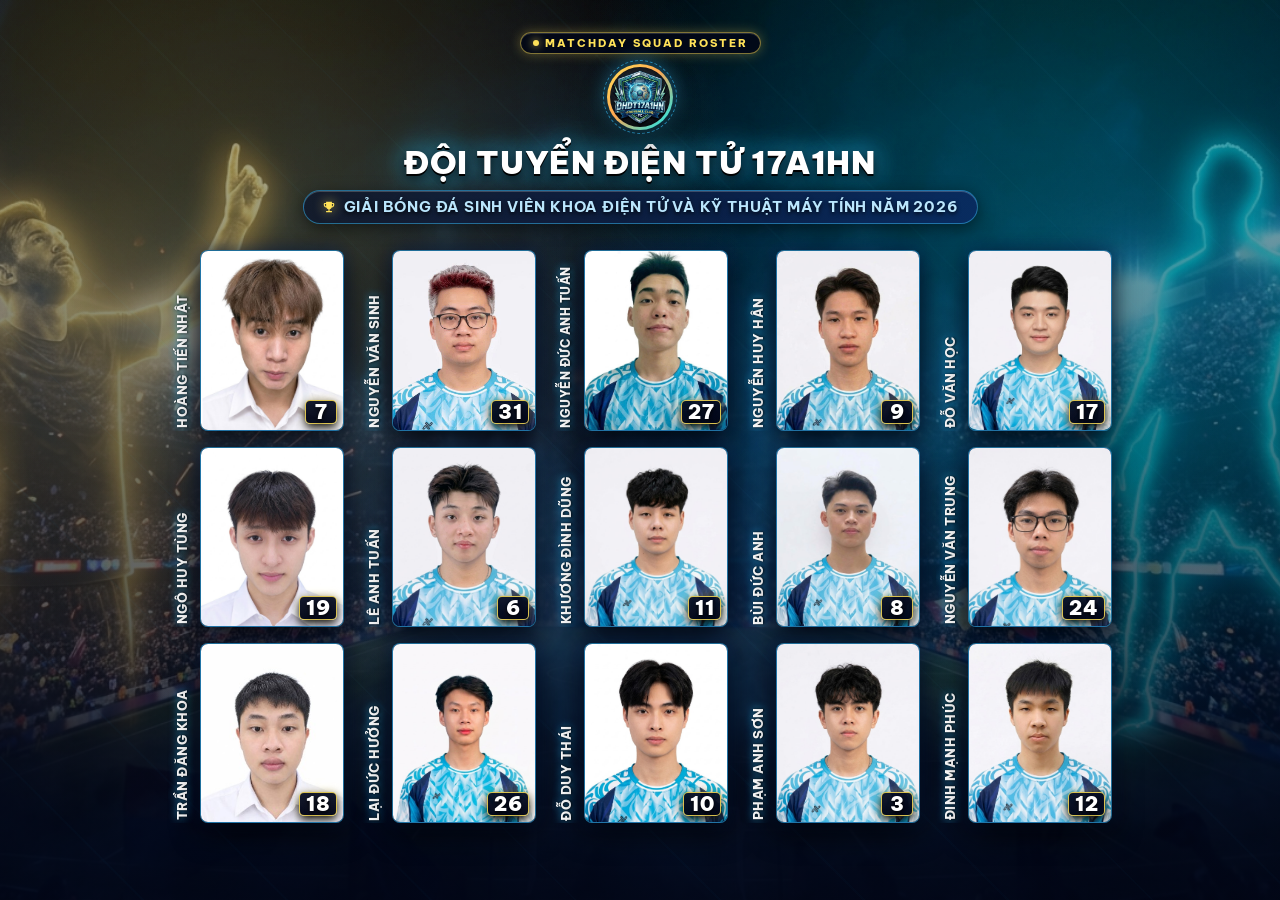
<file: index.html>
<!DOCTYPE html>
<html lang="vi">
<head>
  <meta charset="UTF-8">
  <meta name="viewport" content="width=device-width, initial-scale=1.0">
  <meta name="description" content="Danh sách Đội tuyển Điện tử 17A1HN - Giới thiệu thành viên, ban huấn luyện và cầu thủ thi đấu năm 2026.">
  <meta name="theme-color" content="#0A3CC0">
  
  <title>Danh sách Đội tuyển Điện tử 17A1HN</title>

  <!-- Google Fonts: Be Vietnam Pro (Hỗ trợ chuẩn tiếng Việt) -->
  <link rel="preconnect" href="https://fonts.googleapis.com">
  <link rel="preconnect" href="https://fonts.gstatic.com" crossorigin>
  <link href="https://fonts.googleapis.com/css2?family=Be+Vietnam+Pro:wght@400;500;600;700;800;900&display=swap" rel="stylesheet">

  <!-- File CSS tùy biến chính của poster -->
  <link rel="stylesheet" href="css/style.css?v=20261017_06">
</head>
<body>

  <!-- Khung nội dung poster chính (giới hạn ~980px, căn giữa) -->
  <div class="poster-container">
    
    <!-- 1. ĐẦU TRANG: Logo tròn nhỏ + Tiêu đề + Phụ đề giải đấu -->
    <header class="poster-header" id="poster-header">
      <noscript>
        <!-- Fallback cho trình duyệt tắt JavaScript -->
        <h1 class="poster-title">Đội tuyển Điện tử 17A1HN</h1>
        <p class="poster-subtitle">Giải Bóng Đá Sinh Viên Khoa Điện Tử Và Kỹ Thuật Máy Tính Năm 2026</p>
      </noscript>
    </header>

    <!-- 2. THÂN TRANG: Lưới 5 cột hiển thị logo đội + ban huấn luyện + cầu thủ -->
    <main class="poster-main">
      <ul class="team-grid" id="team-grid" aria-label="Danh sách ban huấn luyện và cầu thủ">
        <!-- Nội dung các thẻ ảnh sẽ được render tự động từ js/players.js -->
      </ul>

      <!-- 3. HÀNG THÔNG TIN SỰ KIỆN: Thời gian bên trái - Địa điểm bên phải -->
      <section class="event-info reveal-item" id="event-info" aria-label="Thông tin thời gian và địa điểm thi đấu">
        <!-- Render tự động bởi JS -->
      </section>
    </main>

  </div>

  <!-- 4. CHÂN TRANG: Dải trắng toàn chiều rộng chứa logo các nhà tài trợ -->
  <footer class="sponsors-footer" id="sponsors-footer" aria-label="Nhà tài trợ và đơn vị đồng hành">
    <div class="sponsors-inner">
      <!-- Logo nhà tài trợ render tự động bởi JS -->
    </div>
  </footer>

  <!-- Dữ liệu đội tuyển và cầu thủ (dạng biến JS, chạy tốt khi mở file://) -->
  <script src="js/players.js?v=20261017_03"></script>

  <!-- Script render giao diện và xử lý hiệu ứng -->
  <script src="js/main.js?v=20261017_03"></script>
</body>
</html>
</file>
<file: css/style.css>
/**
 * ==============================================================================
 * STYLE CHO POSTER ĐỘI BÓNG ĐÁ ĐIỆN TỬ 17A1HN
 * ==============================================================================
 * Phiên bản: Giao diện Thể thao Bóng đá Đỉnh cao (Pro Matchday Champions Edition)
 * - Nền SVĐ bóng đá đêm rực sáng dàn đèn pha 4 góc (Stadium Floodlights) & sương đêm
 * - Các vệt chém thể thao sắc nét, vạch sân bóng mờ ảo
 * - Lưới 5 CỘT X 3 HÀNG CHUẨN XÁC 100% TRÊN MỌI THIẾT BỊ (Desktop, Tablet, Mobile)
 * - Thẻ cầu thủ phong cách EA SPORTS FC / Champions League với ánh kim Holographic
 * - Badge số áo mạ viền vàng kim sắc sảo, nổi bật tuyệt đối
 * - Tên xoay dọc góc cạnh nam tính, tự động auto-fit vừa khít ảnh
 * - Dải nhà tài trợ đáy trang trọng, sắc sảo
 * ==============================================================================
 */

/* -------------------------------------------------------------------------- */
/* 1. BIẾN TOÀN CỤC (CSS VARIABLES)                                           */
/* -------------------------------------------------------------------------- */
:root {
  /* Bảng màu SVĐ bóng đá ban đêm (Football Stadium Colors) */
  --stadium-dark: #020716;          /* Nền bóng đêm sâu thẳm */
  --stadium-blue-deep: #05153B;     /* Xanh navy khán đài đêm */
  --stadium-blue-mid: #0B2564;      /* Xanh thể thao trung tâm */
  --stadium-cyan: #38BDF8;          /* Xanh cyan đèn pha rực sáng */
  --stadium-cyan-bright: #00F0FF;   /* Cyan laser rực rỡ */
  --stadium-cyan-glow: #0284C7;     /* Ánh sáng hào quang sân cỏ */
  --stadium-gold: #FFE259;          /* Vàng kim cúp vô địch */
  --stadium-gold-glow: rgba(255, 226, 89, 0.55);

  --text-primary: #FFFFFF;          /* Chữ chính: Trắng tuyết */
  --text-secondary: #BAE6FD;        /* Chữ phụ: Xanh băng tuyết */
  --text-muted: rgba(186, 230, 253, 0.7); /* Chữ chú thích */

  --logo-box-bg: #FFFFFF;           /* Nền ô logo đội */
  --footer-bg: #FFFFFF;             /* Nền dải nhà tài trợ ở đáy */
  --footer-text: #0F172A;           /* Màu chữ chân trang */

  /* Hiệu ứng viền & bóng đổ thể thao chuyên nghiệp (Pro Sports FX) */
  --card-border: rgba(56, 189, 248, 0.55);
  --card-border-hover: #00F0FF;
  --card-shadow: 0 10px 28px rgba(0, 0, 0, 0.75), 0 0 16px rgba(11, 37, 100, 0.5);
  --card-glow-hover: 0 16px 36px rgba(0, 0, 0, 0.85), 0 0 28px rgba(0, 240, 255, 0.85);

  /* Font chữ & kích thước */
  --font-family: 'Be Vietnam Pro', -apple-system, BlinkMacSystemFont, 'Segoe UI', Roboto, sans-serif;
  --font-size-title: clamp(20px, 3.2vw, 32px);
  --font-size-subtitle: clamp(12px, 1.6vw, 15px);
  --font-size-name: 12.5px;
  --font-size-number: clamp(16px, 2vw, 20px);
  --font-size-event: 14px;
  --font-size-role: 11px;

  /* Bố cục & khoảng cách */
  --container-max-width: 980px;     /* Chiều rộng tối đa poster */
  --grid-gap: 16px;                 /* Khoảng cách giữa các ô desktop */
  --card-radius: 8px;               /* Bo góc thẻ thể thao */
  --name-col-width: 18%;            /* Bề rộng cột tên */
}

/* -------------------------------------------------------------------------- */
/* 2. NỀN SÂN VẬN ĐỘNG BÓNG ĐÁ ĐỈNH CAO (STADIUM MATCHDAY BACKGROUND)         */
/* -------------------------------------------------------------------------- */
*, *::before, *::after {
  box-sizing: border-box;
  margin: 0;
  padding: 0;
}

html {
  font-family: var(--font-family);
  background-color: var(--stadium-dark);
  scroll-behavior: smooth;
  -webkit-font-smoothing: antialiased;
  -moz-osx-font-smoothing: grayscale;
}

body {
  min-height: 100vh;
  display: flex;
  flex-direction: column;
  color: var(--text-primary);
  overflow-x: hidden;
  position: relative;
  
  /* Nền SVĐ Huyền Thoại Bóng Đá: Messi & Ronaldo đứng 2 bên cánh, tôn vinh đội hình ở giữa */
  background-color: var(--stadium-dark);
  background-image: 
    /* Lớp phủ gradient thể thao bảo đảm chữ & thẻ cầu thủ luôn tương phản nổi bật */
    linear-gradient(180deg, rgba(2, 7, 22, 0.3) 0%, rgba(3, 11, 35, 0.5) 35%, rgba(2, 6, 23, 0.82) 100%),
    /* Ánh đèn laser vàng kim & xanh cyan rọi từ 2 phía */
    radial-gradient(circle at 10% 25%, rgba(255, 226, 89, 0.22) 0%, transparent 45%),
    radial-gradient(circle at 90% 25%, rgba(0, 240, 255, 0.25) 0%, transparent 45%),
    /* Ảnh SVĐ Huyền thoại bóng đá bố cục 2 cánh chuẩn xác */
    url('../assets/stadium-legends-flank.jpg');
  background-repeat: no-repeat;
  background-position: center top;
  background-size: cover;
  background-attachment: fixed;
}

/* Lớp vệt chém thể thao & ánh sáng hào quang chuyển động */
body::before {
  content: "";
  position: fixed;
  top: 0;
  left: 0;
  width: 100%;
  height: 100%;
  background: 
    radial-gradient(circle at 20% 25%, rgba(255, 226, 89, 0.12) 0%, transparent 40%),
    radial-gradient(circle at 80% 25%, rgba(0, 240, 255, 0.16) 0%, transparent 40%),
    repeating-linear-gradient(45deg, transparent, transparent 100px, rgba(56, 189, 248, 0.02) 100px, rgba(56, 189, 248, 0.02) 102px);
  pointer-events: none;
  z-index: 1;
}

/* Khung poster chính */
.poster-container {
  width: 100%;
  max-width: var(--container-max-width);
  margin: 0 auto;
  padding: 32px 18px 24px;
  flex: 1 0 auto;
  display: flex;
  flex-direction: column;
  position: relative;
  z-index: 2;
}

/* -------------------------------------------------------------------------- */
/* 3. ĐẦU TRANG: TIÊU ĐỀ & HUY HIỆU ĐỘI (HEADER)                             */
/* -------------------------------------------------------------------------- */
.poster-header {
  text-align: center;
  margin-bottom: 26px;
  display: flex;
  flex-direction: column;
  align-items: center;
  position: relative;
}

/* Badge Matchday HUD tag trên đỉnh */
.header-badge {
  display: inline-flex;
  align-items: center;
  gap: 6px;
  font-size: 10.5px;
  font-weight: 800;
  letter-spacing: 2px;
  text-transform: uppercase;
  color: var(--stadium-gold);
  background: rgba(2, 6, 23, 0.85);
  border: 1px solid rgba(255, 226, 89, 0.5);
  padding: 3px 12px;
  border-radius: 20px;
  margin-bottom: 10px;
  box-shadow: 0 0 12px rgba(255, 226, 89, 0.3), inset 0 1px 0 rgba(255, 255, 255, 0.15);
  backdrop-filter: blur(8px);
}

.badge-dot {
  width: 6px;
  height: 6px;
  border-radius: 50%;
  background: var(--stadium-gold);
  box-shadow: 0 0 8px var(--stadium-gold);
  animation: pulseGoldDot 1.8s infinite ease-in-out;
}

@keyframes pulseGoldDot {
  0%, 100% { transform: scale(1); opacity: 1; }
  50% { transform: scale(1.4); opacity: 0.6; }
}

/* Logo tròn có vòng hào quang vàng kim + cyan */
.header-logo-wrapper {
  width: 66px;
  height: 66px;
  margin-bottom: 12px;
  border-radius: 50%;
  padding: 3px;
  background: linear-gradient(135deg, #FFE259 0%, #FFA751 45%, #00F0FF 100%);
  box-shadow: 0 8px 24px rgba(0, 0, 0, 0.7), 0 0 20px rgba(56, 189, 248, 0.65);
  display: flex;
  align-items: center;
  justify-content: center;
  transition: transform 0.35s cubic-bezier(0.2, 0, 0.2, 1), box-shadow 0.35s ease;
  position: relative;
}

.header-logo-wrapper::after {
  content: "";
  position: absolute;
  inset: -4px;
  border-radius: 50%;
  border: 1.5px dashed rgba(56, 189, 248, 0.6);
  pointer-events: none;
  animation: rotateRing 20s linear infinite;
}

@keyframes rotateRing {
  from { transform: rotate(0deg); }
  to { transform: rotate(360deg); }
}

.header-logo-wrapper:hover {
  transform: scale(1.1) rotate(5deg);
  box-shadow: 0 10px 30px rgba(0, 0, 0, 0.8), 0 0 28px rgba(255, 226, 89, 0.85);
}

.header-logo-img {
  width: 100%;
  height: 100%;
  border-radius: 50%;
  object-fit: cover;
  display: block;
  z-index: 1;
}

/* Dòng 1: Tiêu đề thể thao mạ ánh bạc metallic sáng rực trên mọi màn hình */
.poster-title {
  font-size: var(--font-size-title);
  font-weight: 900;
  line-height: 1.25;
  letter-spacing: 0.8px;
  margin-bottom: 8px;
  text-transform: uppercase;
  color: #FFFFFF;
  text-shadow: 
    0 2px 0 rgba(0, 0, 0, 0.95),
    0 4px 12px rgba(0, 0, 0, 0.9),
    0 0 22px rgba(56, 189, 248, 0.8),
    0 0 40px rgba(0, 240, 255, 0.4);
}

/* Dòng 2: Phụ đề dạng huy hiệu giải đấu (Matchday tournament tag) */
.poster-subtitle {
  display: inline-flex;
  align-items: center;
  gap: 8px;
  font-size: var(--font-size-subtitle);
  font-weight: 700;
  color: #BAE6FD;
  line-height: 1.35;
  letter-spacing: 0.8px;
  text-transform: uppercase;
  padding: 6px 18px;
  background: linear-gradient(135deg, rgba(15, 23, 42, 0.85) 0%, rgba(11, 37, 100, 0.75) 100%);
  border: 1px solid rgba(56, 189, 248, 0.5);
  border-radius: 24px;
  backdrop-filter: blur(10px);
  box-shadow: 0 4px 16px rgba(0, 0, 0, 0.5), inset 0 1px 0 rgba(255, 255, 255, 0.2);
  text-shadow: 0 2px 4px rgba(0, 0, 0, 0.8);
}

.cup-icon {
  fill: var(--stadium-gold);
  filter: drop-shadow(0 0 6px rgba(255, 226, 89, 0.7));
  flex-shrink: 0;
}

/* -------------------------------------------------------------------------- */
/* 4. LƯỚI THÀNH VIÊN ĐỘI BÓNG: LUÔN CỐ ĐỊNH 5 CỘT (FOOTBALL SQUAD GRID)      */
/* -------------------------------------------------------------------------- */
.team-grid {
  display: grid !important;
  grid-template-columns: repeat(5, minmax(0, 1fr)) !important; /* Luôn luôn 5 cột = 3 hàng x 5 cột */
  gap: var(--grid-gap) !important;
  list-style: none;
  padding: 0;
  margin: 0 0 24px 0;
  width: 100%;
}

/* Ô Logo Đội nếu được bật trong lưới */
.team-logo-card {
  display: flex;
  flex-direction: row;
  align-items: stretch;
}

.logo-spacer {
  width: var(--name-col-width);
  flex-shrink: 0;
}

.logo-box-inner {
  flex: 1;
  background: linear-gradient(145deg, #FFFFFF 0%, #F1F5F9 45%, #E2E8F0 100%);
  border-radius: var(--card-radius);
  aspect-ratio: 4 / 5;
  display: flex;
  flex-direction: column;
  align-items: center;
  justify-content: center;
  padding: 14px 10px;
  box-shadow: var(--card-shadow), 0 0 14px rgba(255, 226, 89, 0.35);
  border: 2px solid rgba(255, 226, 89, 0.85);
  transition: transform 0.35s cubic-bezier(0.2, 0, 0.2, 1), 
              box-shadow 0.35s ease,
              border-color 0.35s ease;
  position: relative;
  overflow: hidden;
}

.logo-box-inner:hover {
  transform: translateY(-6px) scale(1.03);
  box-shadow: 0 18px 36px rgba(0, 0, 0, 0.75), 0 0 24px rgba(255, 226, 89, 0.8);
  border-color: #FFE259;
}

.big-team-logo {
  width: 82%;
  max-width: 110px;
  height: auto;
  aspect-ratio: 1 / 1;
  display: block;
  z-index: 1;
  filter: drop-shadow(0 4px 12px rgba(10, 30, 90, 0.3));
}

.logo-box-caption {
  margin-top: 8px;
  font-size: 11px;
  font-weight: 900;
  color: #0A3CC0;
  text-align: center;
  letter-spacing: 0.6px;
  text-transform: uppercase;
  z-index: 1;
}

/* -------------------------------------------------------------------------- */
/* 5. THẺ CẦU THỦ & BAN HUẤN LUYỆN (PRO FOOTBALL SQUAD CARD)                  */
/* -------------------------------------------------------------------------- */
.person-card {
  display: flex;
  flex-direction: row;
  align-items: stretch;
  position: relative;
}

/* Cột tên bên trái: Xoay dọc 90 độ, căn sát đáy ảnh, phong cách thể thao */
.person-name-col {
  width: var(--name-col-width);
  flex-shrink: 0;
  display: flex;
  flex-direction: column;
  justify-content: flex-end; /* Căn sát đáy ảnh */
  align-items: center;
  padding-bottom: 3px;
  padding-right: 3px;
  overflow: hidden;
}

/* Tên cầu thủ xoay dọc: Chữ hoa thể thao, nét chữ sắc nét */
.person-name {
  writing-mode: vertical-rl;
  transform: rotate(180deg);
  white-space: nowrap;
  font-size: var(--font-size-name);
  font-weight: 800;
  color: #FFFFFF;
  line-height: 1;
  letter-spacing: 0.5px;
  text-transform: uppercase;
  text-shadow: 
    0 1px 3px rgba(0, 0, 0, 0.95),
    0 0 8px rgba(56, 189, 248, 0.85);
  display: inline-block;
  transform-origin: center center;
}

/* Khung ảnh cầu thủ: Chuẩn 4:5, viền thể thao phản quang & bóng đổ sân đấu */
.person-photo-wrapper {
  flex: 1;
  position: relative;
  aspect-ratio: 4 / 5;
  border-radius: var(--card-radius);
  overflow: hidden;
  box-shadow: var(--card-shadow);
  border: 1.5px solid var(--card-border);
  background: radial-gradient(circle at 50% 30%, #0c2d6e 0%, #030a1e 100%);
  transition: transform 0.35s cubic-bezier(0.2, 0, 0.2, 1),
              box-shadow 0.35s ease,
              border-color 0.35s ease;
}

/* Vệt sáng holographic quét qua thẻ ảnh khi rê chuột */
.card-glass-shine {
  position: absolute;
  top: 0;
  left: -140%;
  width: 90%;
  height: 100%;
  background: linear-gradient(90deg, transparent, rgba(255, 255, 255, 0.3), transparent);
  transform: skewX(-25deg);
  pointer-events: none;
  transition: left 0.75s cubic-bezier(0.2, 0, 0.2, 1);
  z-index: 2;
}

/* Hiệu ứng rê chuột thể thao bóng đá: Phóng to, viền cyan rực sáng (chỉ trên thiết bị hỗ trợ hover) */
@media (hover: hover) {
  .person-card:hover .person-photo-wrapper {
    transform: translateY(-6px) scale(1.04);
    box-shadow: var(--card-glow-hover);
    border-color: var(--card-border-hover);
  }

  .person-card:hover .card-glass-shine {
    left: 150%;
  }
}

.person-img {
  width: 100%;
  height: 100%;
  object-fit: cover;
  object-position: top center;
  display: block;
}

/* SỐ ÁO BÓNG ĐÁ (MATCHDAY JERSEY NUMBER BADGE) */
/* Thiết kế huy hiệu kim loại dập nổi sang trọng, viền vàng kim sắc nét */
.jersey-number {
  position: absolute;
  bottom: 6px;
  right: 6px;
  display: inline-flex;
  align-items: center;
  justify-content: center;
  min-width: 32px;
  height: 24px;
  padding: 0 6px;
  background: linear-gradient(180deg, rgba(6, 12, 32, 0.94) 0%, rgba(2, 6, 23, 0.98) 100%);
  border: 1.5px solid rgba(255, 226, 89, 0.85); /* Viền vàng kim cúp vô địch */
  border-radius: 5px;
  color: #FFFFFF;
  font-size: var(--font-size-number);
  font-weight: 900;
  line-height: 1;
  letter-spacing: 0.5px;
  box-shadow: 0 4px 10px rgba(0, 0, 0, 0.9), 0 0 10px rgba(255, 226, 89, 0.35);
  text-shadow: 0 2px 4px rgba(0, 0, 0, 0.95);
  pointer-events: none;
  user-select: none;
  z-index: 3;
}

/* Chức danh ban huấn luyện */
.person-role {
  position: absolute;
  bottom: -18px;
  right: 0;
  width: calc(100% - var(--name-col-width));
  font-size: var(--font-size-role);
  font-weight: 700;
  color: var(--stadium-cyan);
  text-align: center;
  white-space: nowrap;
  overflow: hidden;
  text-overflow: ellipsis;
  text-transform: uppercase;
  letter-spacing: 0.5px;
}

/* -------------------------------------------------------------------------- */
/* 6. HÀNG THÔNG TIN TRẬN ĐẤU / SỰ KIỆN (MATCHDAY INFO HUD)                  */
/* -------------------------------------------------------------------------- */
.event-info {
  display: flex;
  justify-content: space-between;
  align-items: center;
  padding: 14px 20px;
  margin-top: 10px;
  font-size: var(--font-size-event);
  color: #FFFFFF;
  background: rgba(5, 18, 52, 0.85);
  border: 1px solid rgba(56, 189, 248, 0.4);
  border-radius: 8px;
  backdrop-filter: blur(10px);
  box-shadow: 0 8px 24px rgba(0, 0, 0, 0.5), inset 0 1px 0 rgba(255, 255, 255, 0.15);
  gap: 16px;
}

.event-info-item {
  display: flex;
  align-items: center;
  gap: 10px;
  font-weight: 500;
  letter-spacing: 0.3px;
}

.event-info-icon {
  width: 20px;
  height: 20px;
  fill: var(--stadium-gold);
  filter: drop-shadow(0 0 6px rgba(255, 226, 89, 0.6));
  flex-shrink: 0;
}

/* -------------------------------------------------------------------------- */
/* 7. DẢI TRẮNG TÀI TRỢ Ở ĐÁY (SPONSORS FOOTER STRIP)                         */
/* -------------------------------------------------------------------------- */
.sponsors-footer {
  width: 100%;
  background-color: var(--footer-bg);
  padding: 16px 20px;
  box-shadow: 0 -6px 20px rgba(0, 0, 0, 0.4);
  border-top: 3px solid var(--stadium-cyan);
  margin-top: auto;
  position: relative;
  z-index: 2;
}

.sponsors-inner {
  max-width: var(--container-max-width);
  margin: 0 auto;
  display: flex;
  align-items: center;
  justify-content: center;
  flex-wrap: wrap;
  gap: 28px 44px;
}

.sponsor-item {
  display: flex;
  align-items: center;
  justify-content: center;
  height: 36px;
  transition: opacity 0.25s ease, transform 0.25s ease;
}

.sponsor-item:hover {
  opacity: 0.85;
  transform: translateY(-2px);
}

.sponsor-logo {
  max-height: 34px;
  max-width: 130px;
  object-fit: contain;
  display: block;
}

/* -------------------------------------------------------------------------- */
/* 8. HIỆU ỨNG CUỘN TRANG (SCROLL REVEAL ANIMATION)                           */
/* -------------------------------------------------------------------------- */
.reveal-item {
  opacity: 0;
  transform: translateY(20px);
  transition: opacity 0.5s cubic-bezier(0.16, 1, 0.3, 1),
              transform 0.5s cubic-bezier(0.16, 1, 0.3, 1);
  transition-delay: calc(var(--delay-index, 0) * 35ms);
}

.reveal-item.is-visible {
  opacity: 1;
  transform: translateY(0);
}

@media (prefers-reduced-motion: reduce) {
  .reveal-item {
    opacity: 1 !important;
    transform: none !important;
    transition: none !important;
  }
  
  .person-card:hover .person-photo-wrapper,
  .logo-box-inner:hover,
  .header-logo-wrapper:hover,
  .sponsor-item:hover {
    transform: none !important;
  }
}

/* -------------------------------------------------------------------------- */
/* 9. THIẾT KẾ ĐÁP ỨNG ĐA THIẾT BỊ: LUÔN DUY TRÌ 5 CỘT (3 HÀNG X 5 CỘT)       */
/* -------------------------------------------------------------------------- */

/* Tablet & Màn hình trung bình (480px - 1023px): 5 cột cân đối */
@media (max-width: 1023px) and (min-width: 480px) {
  :root {
    --grid-gap: 8px;
    --name-col-width: 16%;
    --card-radius: 6px;
    --font-size-name: 10px;
  }
  
  .poster-container {
    padding: 22px 10px 18px;
  }

  .header-logo-wrapper {
    width: 54px;
    height: 54px;
    margin-bottom: 8px;
  }

  .jersey-number {
    min-width: 25px;
    height: 19px;
    font-size: 12px;
    bottom: 4px;
    right: 4px;
    padding: 0 4px;
  }

  .event-info {
    font-size: 13px;
    padding: 10px 16px;
  }
}

/* Điện thoại di động (< 480px): Chuẩn 5 cột x 3 hàng, siêu nét, không bị vỡ */
@media (max-width: 479px) {
  :root {
    --grid-gap: 4px;
    --name-col-width: 13px;
    --font-size-name: 7.5px;
    --card-radius: 4px;
  }

  .poster-container {
    padding: 10px 4px 16px;
  }

  .poster-header {
    margin-bottom: 12px;
  }

  .header-badge {
    font-size: 9px;
    padding: 2px 9px;
    letter-spacing: 1.5px;
    margin-bottom: 6px;
  }

  .header-logo-wrapper {
    width: 44px;
    height: 44px;
    margin-bottom: 6px;
    padding: 2px;
  }

  .poster-title {
    font-size: 15px;
    letter-spacing: 0.3px;
    margin-bottom: 5px;
    line-height: 1.25;
  }

  .poster-subtitle {
    font-size: 8.5px;
    padding: 3px 8px;
    letter-spacing: 0.3px;
    line-height: 1.3;
    border-radius: 12px;
    gap: 5px;
  }

  .team-grid {
    gap: 4px !important;
    margin-bottom: 12px;
  }

  .person-card {
    align-items: stretch;
  }

  .person-name-col {
    width: 13px;
    padding-bottom: 2px;
    padding-right: 2px;
  }

  .person-name {
    font-size: 7.5px;
    letter-spacing: 0.1px;
    text-shadow: 0 1px 3px rgba(0, 0, 0, 0.95);
  }

  .person-photo-wrapper {
    border-width: 1px;
    border-radius: 4px;
    box-shadow: 0 3px 8px rgba(0, 0, 0, 0.7);
  }

  .jersey-number {
    min-width: 18px;
    height: 14px;
    font-size: 9.5px;
    font-weight: 900;
    padding: 0 3px;
    bottom: 2px;
    right: 2px;
    border-radius: 2.5px;
    border-width: 1px;
    box-shadow: 0 2px 6px rgba(0, 0, 0, 0.85);
  }

  .event-info {
    flex-direction: column;
    align-items: center;
    gap: 4px;
    font-size: 11px;
    padding: 8px 10px;
    text-align: center;
    margin-top: 6px;
  }

  .sponsors-footer {
    padding: 10px 8px;
  }

  .sponsors-inner {
    gap: 12px 16px;
  }

  .sponsor-logo {
    max-height: 22px;
    max-width: 80px;
  }
}

/* Điện thoại màn hình rất nhỏ (< 360px) */
@media (max-width: 359px) {
  :root {
    --grid-gap: 3px;
    --name-col-width: 11px;
    --font-size-name: 6.8px;
  }

  .poster-container {
    padding: 8px 2px 14px;
  }

  .jersey-number {
    min-width: 15px;
    height: 12px;
    font-size: 8.5px;
    bottom: 2px;
    right: 2px;
  }
}
</file>
